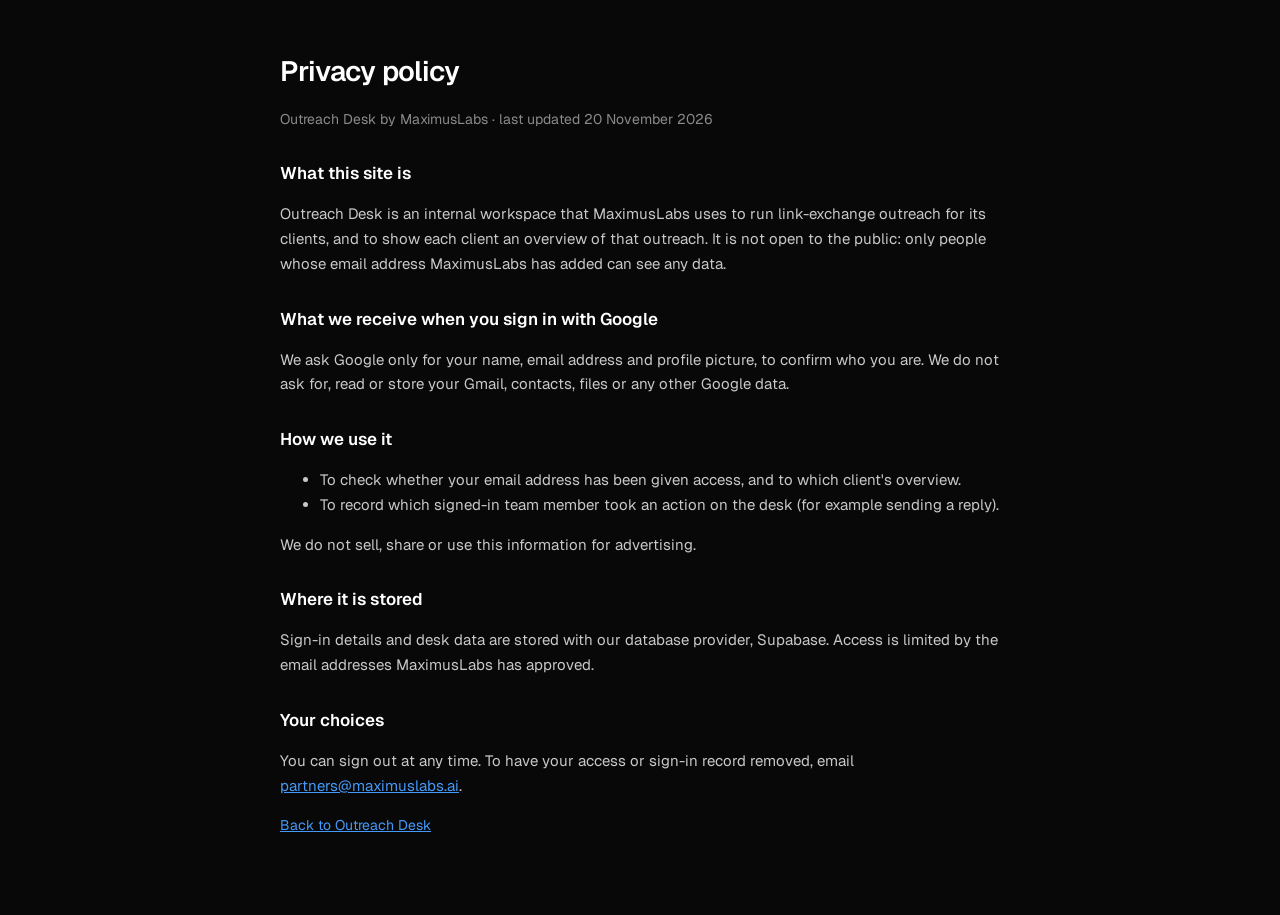
<file: privacy.html>
<!doctype html>
<html lang="en"><head><meta charset="utf-8"><meta name="viewport" content="width=device-width,initial-scale=1">
<title>Privacy policy · Outreach Desk</title>
<link rel="stylesheet" href="https://fonts.googleapis.com/css2?family=Geist:wght@400;500;600&display=swap">
<style>
:root{color-scheme:dark}
body{margin:0;background:#080808;color:#e8e8e8;font:15px/1.65 Geist,system-ui,-apple-system,"Segoe UI",Arial,sans-serif}
main{max-width:720px;margin:0 auto;padding:48px 20px 64px}
h1{font-size:28px;font-weight:600;letter-spacing:-.02em;margin:0 0 6px;color:#fff}
h2{font-size:17px;font-weight:600;margin:28px 0 6px;color:#fff}
p,li{color:#c8c8c8}.muted{color:#8a8a8a;font-size:14px}a{color:#449afb}
</style></head><body><main>
<h1>Privacy policy</h1>
<p class="muted">Outreach Desk by MaximusLabs · last updated 20 November 2026</p>

<h2>What this site is</h2>
<p>Outreach Desk is an internal workspace that MaximusLabs uses to run link-exchange outreach for its clients, and to show each client an overview of that outreach. It is not open to the public: only people whose email address MaximusLabs has added can see any data.</p>

<h2>What we receive when you sign in with Google</h2>
<p>We ask Google only for your name, email address and profile picture, to confirm who you are. We do not ask for, read or store your Gmail, contacts, files or any other Google data.</p>

<h2>How we use it</h2>
<ul>
<li>To check whether your email address has been given access, and to which client's overview.</li>
<li>To record which signed-in team member took an action on the desk (for example sending a reply).</li>
</ul>
<p>We do not sell, share or use this information for advertising.</p>

<h2>Where it is stored</h2>
<p>Sign-in details and desk data are stored with our database provider, Supabase. Access is limited by the email addresses MaximusLabs has approved.</p>

<h2>Your choices</h2>
<p>You can sign out at any time. To have your access or sign-in record removed, email <a href="mailto:partners@maximuslabs.ai">partners@maximuslabs.ai</a>.</p>

<p class="muted"><a href="./">Back to Outreach Desk</a></p>
</main></body></html>
</file>
